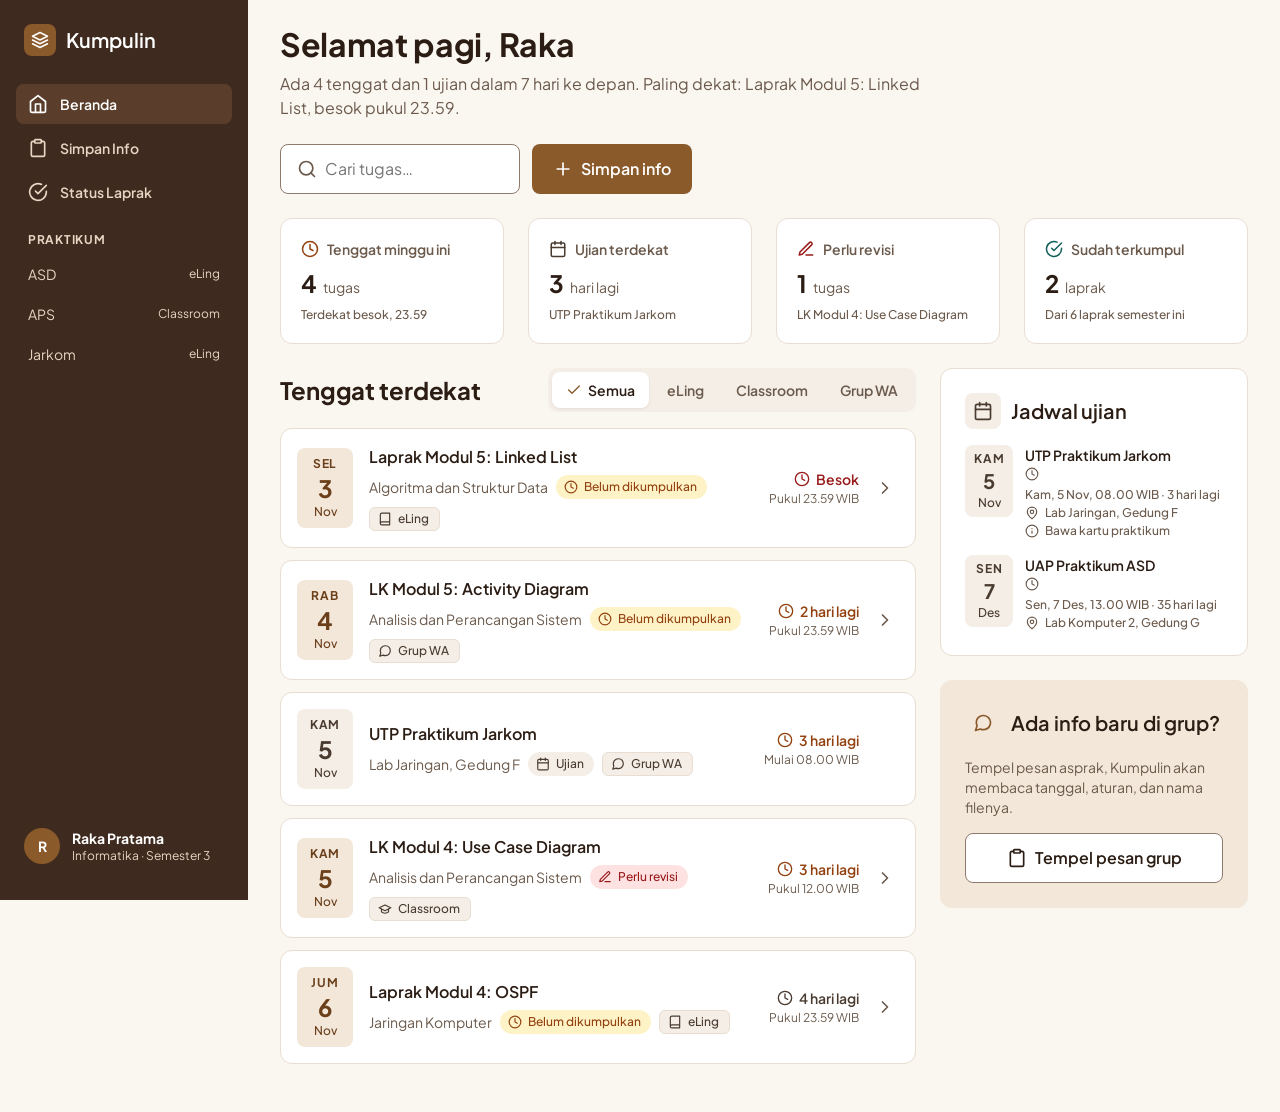
<file: index.html>
<!DOCTYPE html>
<html lang="id">
<head>
  <meta charset="utf-8">
  <meta name="viewport" content="width=device-width, initial-scale=1">
  <meta name="description" content="Kumpulin, portal pengumpulan laprak praktikum dari satu tempat.">
  <title>Beranda · Kumpulin</title>
  <link rel="preconnect" href="https://fonts.googleapis.com">
  <link rel="preconnect" href="https://fonts.gstatic.com" crossorigin>
  <link rel="stylesheet" href="https://fonts.googleapis.com/css2?family=JetBrains+Mono:wght@500&family=Plus+Jakarta+Sans:wght@400;500;600;700&display=swap">
  <link rel="stylesheet" href="assets/css/tokens.css">
  <link rel="stylesheet" href="assets/css/base.css">
  <link rel="stylesheet" href="assets/css/layout.css">
  <link rel="stylesheet" href="assets/css/components.css">
  <link rel="stylesheet" href="assets/css/pages.css">
</head>
<body>
  <a class="skip-link" href="#main">Langsung ke konten</a>
  <div class="app">
    <aside class="sidebar" id="sidebar" aria-label="Menu Kumpulin"></aside>

    <main class="content" id="main" tabindex="-1">
      <header class="page-header">
        <div class="page-header__text">
          <h1 id="greeting">Halo</h1>
          <p class="page-subtitle" id="summary"></p>
        </div>
        <div class="page-header__actions">
          <label class="search">
            <span data-icon="search"></span>
            <span class="visually-hidden">Cari tugas atau praktikum</span>
            <input type="search" id="search" placeholder="Cari tugas…" autocomplete="off">
          </label>
          <a class="btn btn--primary" href="simpan-info.html" id="save-link">
            <span data-icon="plus"></span>
            Simpan info
          </a>
        </div>
      </header>

      <section class="stats" id="stats" aria-label="Ringkasan minggu ini"></section>

      <div class="page-grid">
        <section class="stack" aria-labelledby="deadline-heading">
          <div class="section-head">
            <h2 id="deadline-heading">Tenggat terdekat</h2>
            <div class="segmented" role="group" aria-label="Filter sumber info" id="source-filter">
              <button class="segmented__option is-selected" type="button" data-source="semua" aria-pressed="true">
                <span data-icon="check" data-size="16"></span>
                Semua
              </button>
              <button class="segmented__option" type="button" data-source="eling" aria-pressed="false">
                <span data-icon="check" data-size="16"></span>
                eLing
              </button>
              <button class="segmented__option" type="button" data-source="classroom" aria-pressed="false">
                <span data-icon="check" data-size="16"></span>
                Classroom
              </button>
              <button class="segmented__option" type="button" data-source="grup" aria-pressed="false">
                <span data-icon="check" data-size="16"></span>
                Grup WA
              </button>
            </div>
          </div>
          <ul class="deadline-list" id="deadline-list" aria-live="polite"></ul>
        </section>

        <aside class="page-aside">
          <section class="card" aria-labelledby="exam-heading">
            <div class="card__title-row">
              <span class="icon-box icon-box--neutral"><span data-icon="calendar"></span></span>
              <h2 class="card__title" id="exam-heading">Jadwal ujian</h2>
            </div>
            <ul class="exam-list" id="exam-list"></ul>
          </section>

          <section class="card card--accent" aria-labelledby="group-heading">
            <div class="card__title-row">
              <span class="icon-box"><span data-icon="message"></span></span>
              <h2 class="card__title" id="group-heading">Ada info baru di grup?</h2>
            </div>
            <p class="text-small text-secondary">Tempel pesan asprak, Kumpulin akan membaca tanggal, aturan, dan nama filenya.</p>
            <a class="btn btn--secondary btn--block" href="simpan-info.html" id="group-link">
              <span data-icon="clipboard"></span>
              Tempel pesan grup
            </a>
          </section>
        </aside>
      </div>
    </main>
  </div>

  <script src="assets/js/core/data.js"></script>
  <script src="assets/js/core/store.js"></script>
  <script src="assets/js/core/format.js"></script>
  <script src="assets/js/core/icons.js"></script>
  <script src="assets/js/core/ui.js"></script>
  <script src="assets/js/pages/beranda.js"></script>
</body>
</html>
</file>
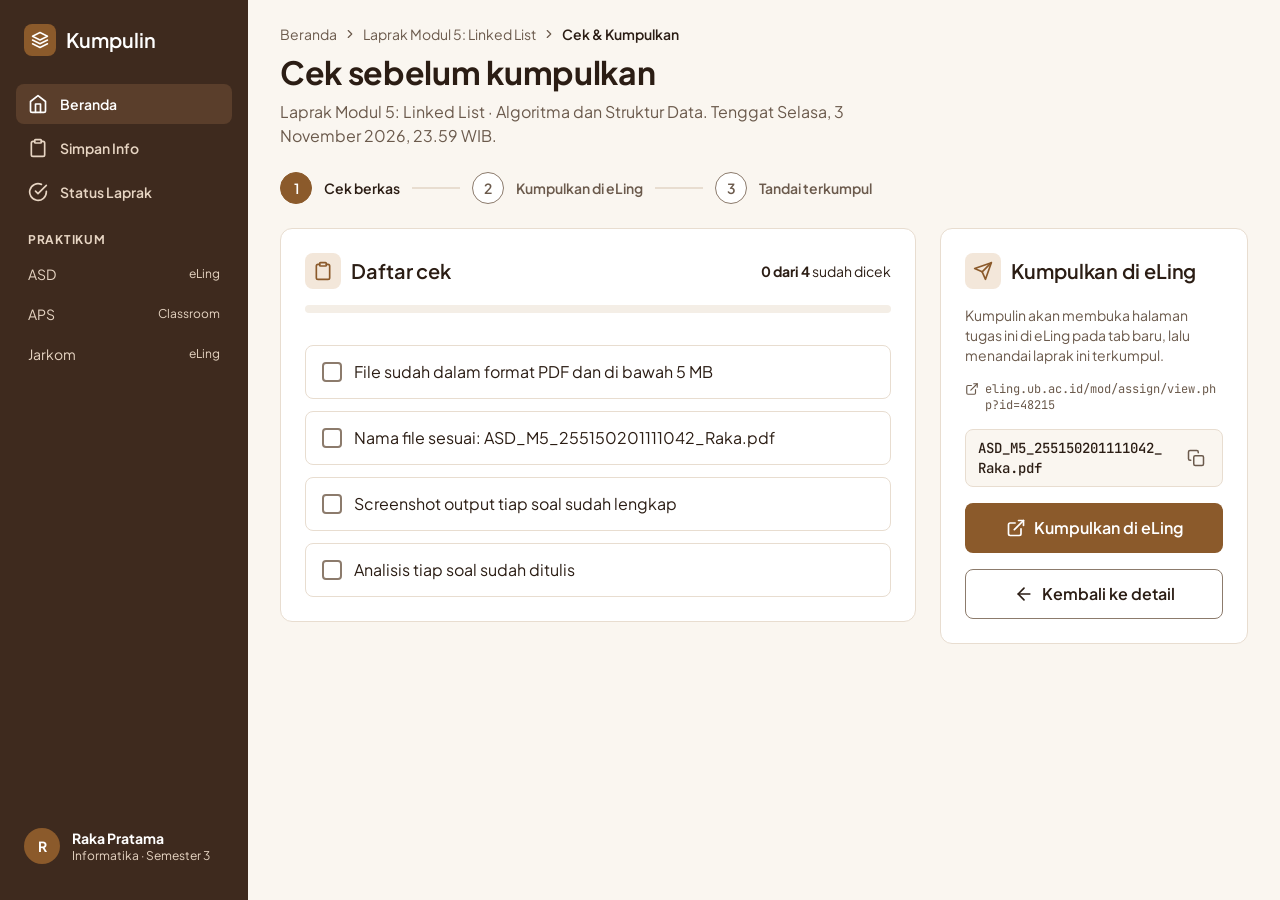
<file: cek-kumpulkan.html>
<!DOCTYPE html>
<html lang="id">
<head>
  <meta charset="utf-8">
  <meta name="viewport" content="width=device-width, initial-scale=1">
  <meta name="description" content="Cek berkas laprak sebelum dikumpulkan.">
  <title>Cek &amp; Kumpulkan · Kumpulin</title>
  <link rel="preconnect" href="https://fonts.googleapis.com">
  <link rel="preconnect" href="https://fonts.gstatic.com" crossorigin>
  <link rel="stylesheet" href="https://fonts.googleapis.com/css2?family=JetBrains+Mono:wght@500&family=Plus+Jakarta+Sans:wght@400;500;600;700&display=swap">
  <link rel="stylesheet" href="assets/css/tokens.css">
  <link rel="stylesheet" href="assets/css/base.css">
  <link rel="stylesheet" href="assets/css/layout.css">
  <link rel="stylesheet" href="assets/css/components.css">
  <link rel="stylesheet" href="assets/css/pages.css">
</head>
<body>
  <a class="skip-link" href="#main">Langsung ke konten</a>
  <div class="app">
    <aside class="sidebar" id="sidebar" aria-label="Menu Kumpulin"></aside>

    <main class="content" id="main" tabindex="-1">
      <div id="check-view">
        <header class="page-header">
          <div class="page-header__text">
            <nav aria-label="Breadcrumb">
              <ol class="breadcrumb" id="breadcrumb"></ol>
            </nav>
            <h1>Cek sebelum kumpulkan</h1>
            <p class="page-subtitle" id="check-subtitle"></p>
          </div>
        </header>

        <ol class="stepper" aria-label="Langkah pengumpulan">
          <li class="stepper__step is-current" aria-current="step">
            <span class="stepper__number">1</span>
            Cek berkas
          </li>
          <li class="stepper__step">
            <span class="stepper__line" aria-hidden="true"></span>
            <span class="stepper__number">2</span>
            <span id="step-platform">Kumpulkan</span>
          </li>
          <li class="stepper__step">
            <span class="stepper__line" aria-hidden="true"></span>
            <span class="stepper__number">3</span>
            Tandai terkumpul
          </li>
        </ol>

        <div class="page-grid">
          <section class="card" aria-labelledby="checklist-heading">
            <div class="card__head">
              <div class="card__title-row">
                <span class="icon-box"><span data-icon="clipboard"></span></span>
                <h2 class="card__title" id="checklist-heading">Daftar cek</h2>
              </div>
              <span class="text-small" id="check-count" aria-live="polite"></span>
            </div>
            <div class="progress" id="check-progress" role="progressbar" aria-label="Progres cek berkas" aria-valuemin="0">
              <div class="progress__bar" id="check-progress-bar"></div>
            </div>
            <div id="check-notice" aria-live="polite"></div>
            <ul class="checklist" id="checklist"></ul>
          </section>

          <aside class="page-aside">
            <section class="card" aria-labelledby="submit-heading">
              <div class="card__title-row">
                <span class="icon-box"><span data-icon="send"></span></span>
                <h2 class="card__title" id="submit-heading">Kumpulkan</h2>
              </div>
              <p class="text-small text-secondary" id="submit-text"></p>
              <p class="link-target" id="submit-target"></p>
              <div class="filename-box filename-box--compact">
                <code class="filename-box__name" id="file-name"></code>
                <button class="icon-button" type="button" id="copy-button" aria-label="Salin nama file">
                  <span data-icon="copy" data-size="18"></span>
                </button>
              </div>
              <button class="btn btn--primary btn--block" type="button" id="submit-button"></button>
              <a class="btn btn--secondary btn--block" id="back-button" href="index.html">
                <span data-icon="arrowLeft"></span>
                Kembali ke detail
              </a>
            </section>
          </aside>
        </div>
      </div>

      <section class="empty-state empty-state--page" id="missing-view" hidden>
        <span data-icon="alertCircle" data-size="32"></span>
        <h1 class="card__title">Laprak tidak ditemukan</h1>
        <p class="text-small">Pilih laprak dari Beranda untuk mulai cek berkas.</p>
        <a class="btn btn--primary" href="index.html">
          <span data-icon="arrowLeft"></span>
          Kembali ke Beranda
        </a>
      </section>
    </main>
  </div>

  <script src="assets/js/core/data.js"></script>
  <script src="assets/js/core/store.js"></script>
  <script src="assets/js/core/format.js"></script>
  <script src="assets/js/core/icons.js"></script>
  <script src="assets/js/core/ui.js"></script>
  <script src="assets/js/pages/cek-kumpulkan.js"></script>
</body>
</html>
</file>
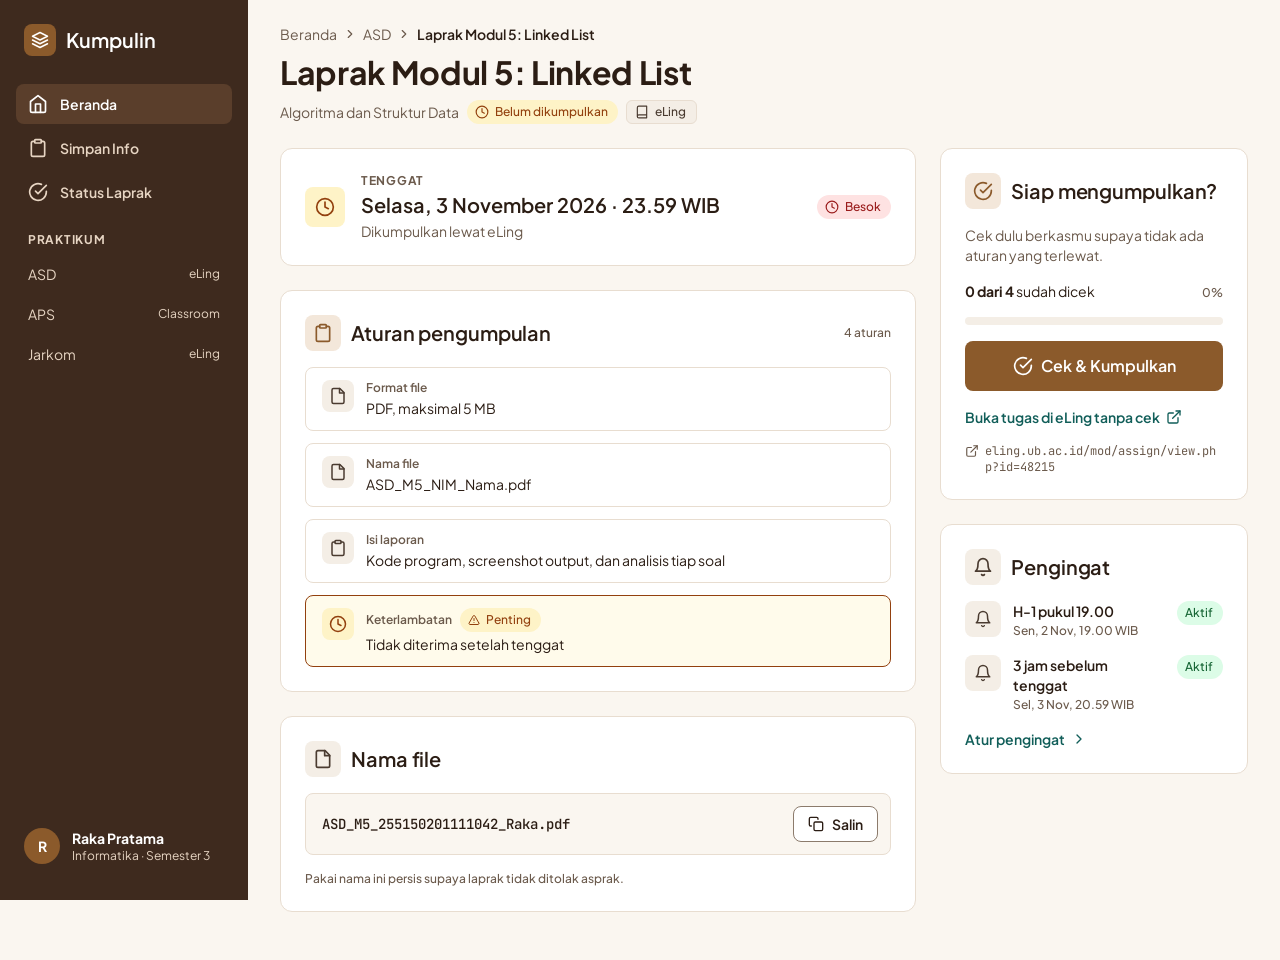
<file: detail-laprak.html>
<!DOCTYPE html>
<html lang="id">
<head>
  <meta charset="utf-8">
  <meta name="viewport" content="width=device-width, initial-scale=1">
  <meta name="description" content="Detail aturan, tenggat, dan nama file laprak.">
  <title>Detail Laprak · Kumpulin</title>
  <link rel="preconnect" href="https://fonts.googleapis.com">
  <link rel="preconnect" href="https://fonts.gstatic.com" crossorigin>
  <link rel="stylesheet" href="https://fonts.googleapis.com/css2?family=JetBrains+Mono:wght@500&family=Plus+Jakarta+Sans:wght@400;500;600;700&display=swap">
  <link rel="stylesheet" href="assets/css/tokens.css">
  <link rel="stylesheet" href="assets/css/base.css">
  <link rel="stylesheet" href="assets/css/layout.css">
  <link rel="stylesheet" href="assets/css/components.css">
  <link rel="stylesheet" href="assets/css/pages.css">
</head>
<body>
  <a class="skip-link" href="#main">Langsung ke konten</a>
  <div class="app">
    <aside class="sidebar" id="sidebar" aria-label="Menu Kumpulin"></aside>

    <main class="content" id="main" tabindex="-1">
      <div id="detail-view">
        <header class="page-header">
          <div class="page-header__text">
            <nav aria-label="Breadcrumb">
              <ol class="breadcrumb" id="breadcrumb"></ol>
            </nav>
            <h1 id="task-title">Detail laprak</h1>
            <div class="meta-row" id="task-meta"></div>
          </div>
        </header>

        <div class="page-grid">
          <div class="page-main">
            <section class="card due-card" id="due-card" aria-label="Tenggat pengumpulan"></section>

            <section class="card" aria-labelledby="rules-heading">
              <div class="card__head">
                <div class="card__title-row">
                  <span class="icon-box"><span data-icon="clipboard"></span></span>
                  <h2 class="card__title" id="rules-heading">Aturan pengumpulan</h2>
                </div>
                <span class="text-caption text-secondary" id="rules-count"></span>
              </div>
              <ul class="rule-list" id="rule-list"></ul>
              <div class="stack" id="source-note"></div>
            </section>

            <section class="card" aria-labelledby="file-heading">
              <div class="card__title-row">
                <span class="icon-box icon-box--neutral"><span data-icon="file"></span></span>
                <h2 class="card__title" id="file-heading">Nama file</h2>
              </div>
              <div class="filename-box">
                <code class="filename-box__name" id="file-name"></code>
                <button class="btn btn--secondary btn--small" type="button" id="copy-button">
                  <span data-icon="copy" data-size="16"></span>
                  <span>Salin</span>
                </button>
              </div>
              <p class="field__helper">Pakai nama ini persis supaya laprak tidak ditolak asprak.</p>
            </section>
          </div>

          <aside class="page-aside">
            <section class="card" id="action-card" aria-labelledby="action-heading"></section>

            <section class="card" aria-labelledby="reminder-heading">
              <div class="card__title-row">
                <span class="icon-box icon-box--neutral"><span data-icon="bell"></span></span>
                <h2 class="card__title" id="reminder-heading">Pengingat</h2>
              </div>
              <ul class="reminder-list" id="reminder-list"></ul>
              <a class="link-button" href="status.html#pengingat">
                Atur pengingat
                <span data-icon="chevronRight" data-size="16"></span>
              </a>
            </section>
          </aside>
        </div>
      </div>

      <section class="empty-state empty-state--page" id="missing-view" hidden>
        <span data-icon="alertCircle" data-size="32"></span>
        <h1 class="card__title">Laprak tidak ditemukan</h1>
        <p class="text-small">Tautannya mungkin salah, atau data demo baru saja diatur ulang.</p>
        <a class="btn btn--primary" href="index.html">
          <span data-icon="arrowLeft"></span>
          Kembali ke Beranda
        </a>
      </section>
    </main>
  </div>

  <script src="assets/js/core/data.js"></script>
  <script src="assets/js/core/store.js"></script>
  <script src="assets/js/core/format.js"></script>
  <script src="assets/js/core/icons.js"></script>
  <script src="assets/js/core/ui.js"></script>
  <script src="assets/js/pages/detail-laprak.js"></script>
</body>
</html>
</file>
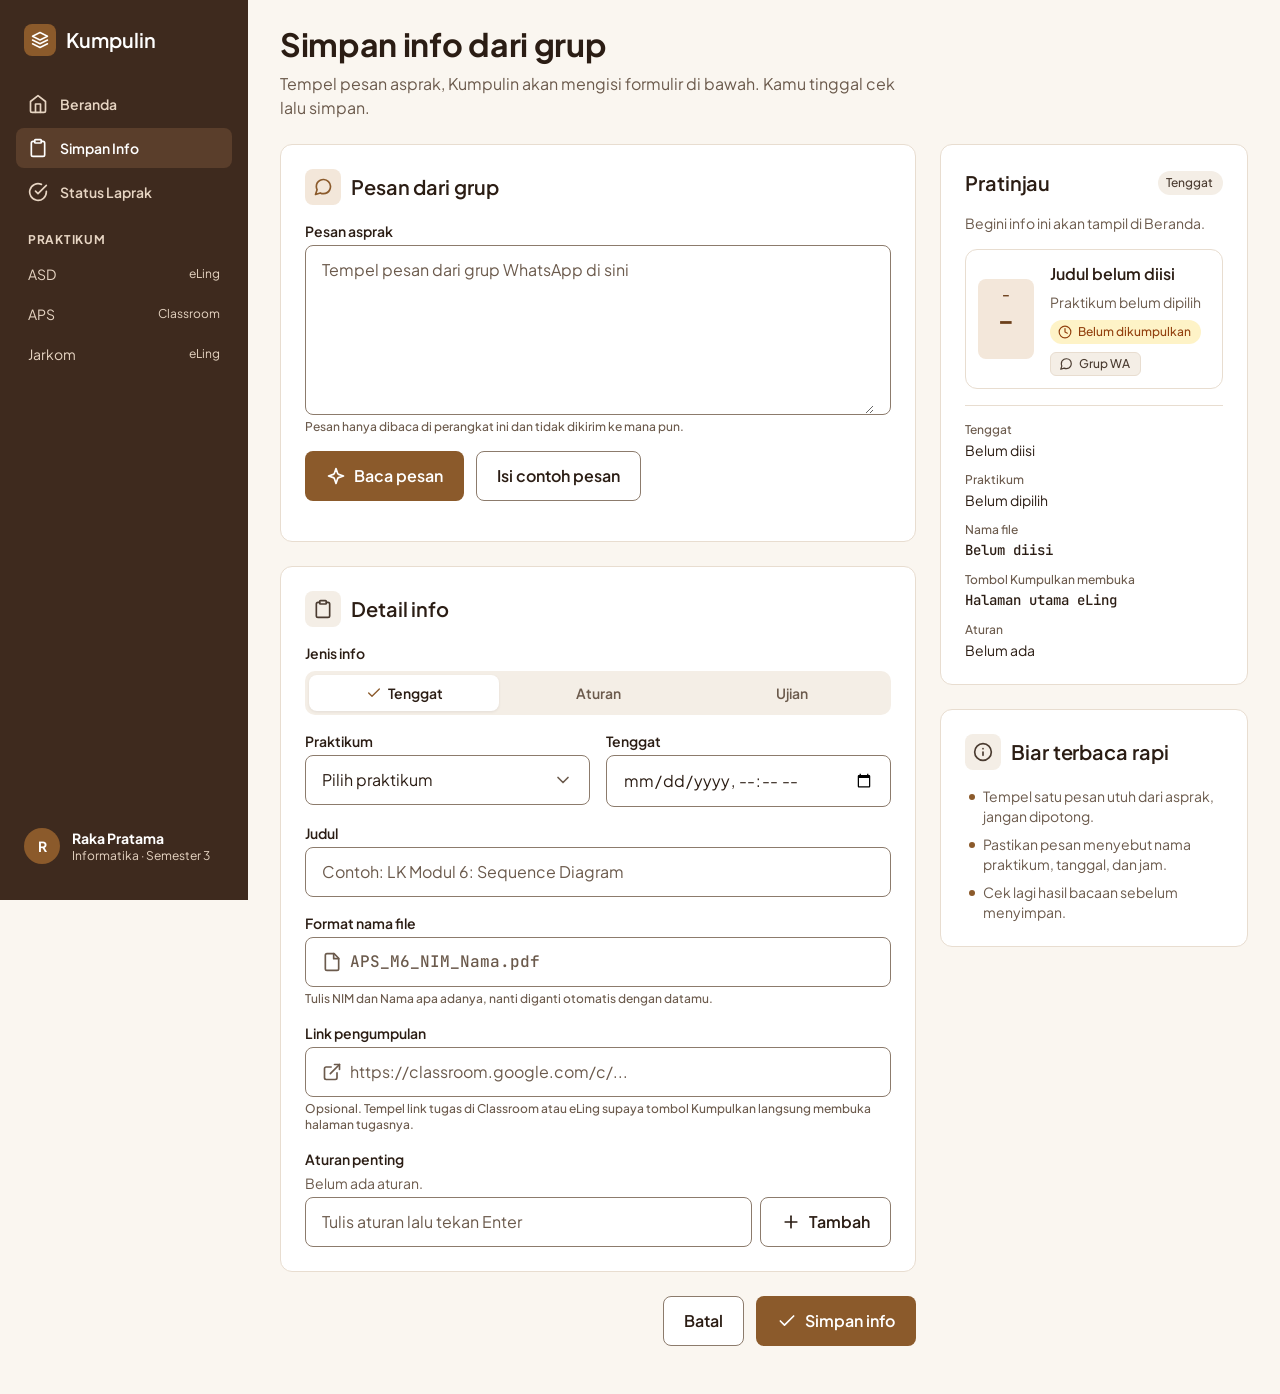
<file: simpan-info.html>
<!DOCTYPE html>
<html lang="id">
<head>
  <meta charset="utf-8">
  <meta name="viewport" content="width=device-width, initial-scale=1">
  <meta name="description" content="Simpan info tenggat, aturan, dan jadwal ujian dari pesan grup praktikum.">
  <title>Simpan Info · Kumpulin</title>
  <link rel="preconnect" href="https://fonts.googleapis.com">
  <link rel="preconnect" href="https://fonts.gstatic.com" crossorigin>
  <link rel="stylesheet" href="https://fonts.googleapis.com/css2?family=JetBrains+Mono:wght@500&family=Plus+Jakarta+Sans:wght@400;500;600;700&display=swap">
  <link rel="stylesheet" href="assets/css/tokens.css">
  <link rel="stylesheet" href="assets/css/base.css">
  <link rel="stylesheet" href="assets/css/layout.css">
  <link rel="stylesheet" href="assets/css/components.css">
  <link rel="stylesheet" href="assets/css/pages.css">
</head>
<body>
  <a class="skip-link" href="#main">Langsung ke konten</a>
  <div class="app">
    <aside class="sidebar" id="sidebar" aria-label="Menu Kumpulin"></aside>

    <main class="content" id="main" tabindex="-1">
      <header class="page-header">
        <div class="page-header__text">
          <h1>Simpan info dari grup</h1>
          <p class="page-subtitle">Tempel pesan asprak, Kumpulin akan mengisi formulir di bawah. Kamu tinggal cek lalu simpan.</p>
        </div>
      </header>

      <div class="page-grid">
        <form class="page-main" id="info-form" novalidate>
          <section class="card" aria-labelledby="message-heading">
            <div class="card__title-row">
              <span class="icon-box"><span data-icon="message"></span></span>
              <h2 class="card__title" id="message-heading">Pesan dari grup</h2>
            </div>

            <div class="field" id="field-message">
              <label class="field__label" for="message">Pesan asprak</label>
              <div class="field__control field__control--textarea">
                <textarea id="message" name="message" rows="6" placeholder="Tempel pesan dari grup WhatsApp di sini" aria-describedby="message-help message-error"></textarea>
              </div>
              <p class="field__helper" id="message-help">Pesan hanya dibaca di perangkat ini dan tidak dikirim ke mana pun.</p>
              <p class="field__error" id="message-error"></p>
            </div>

            <div class="form-actions form-actions--start">
              <button class="btn btn--primary" type="button" id="parse-button">
                <span data-icon="sparkles"></span>
                Baca pesan
              </button>
              <button class="btn btn--secondary" type="button" id="sample-button">Isi contoh pesan</button>
            </div>

            <div id="parse-result" aria-live="polite"></div>
          </section>

          <section class="card" aria-labelledby="detail-heading">
            <div class="card__title-row">
              <span class="icon-box icon-box--neutral"><span data-icon="clipboard"></span></span>
              <h2 class="card__title" id="detail-heading">Detail info</h2>
            </div>

            <fieldset class="field">
              <legend class="field__label">Jenis info</legend>
              <div class="segmented segmented--full">
                <label class="segmented__option">
                  <input class="visually-hidden" type="radio" name="type" value="tenggat" checked>
                  <span data-icon="check" data-size="16"></span>
                  Tenggat
                </label>
                <label class="segmented__option">
                  <input class="visually-hidden" type="radio" name="type" value="aturan">
                  <span data-icon="check" data-size="16"></span>
                  Aturan
                </label>
                <label class="segmented__option">
                  <input class="visually-hidden" type="radio" name="type" value="ujian">
                  <span data-icon="check" data-size="16"></span>
                  Ujian
                </label>
              </div>
            </fieldset>

            <div class="form-grid">
              <div class="field" id="field-course">
                <label class="field__label" for="course">Praktikum</label>
                <div class="field__control">
                  <select id="course" name="course" aria-describedby="course-error">
                    <option value="">Pilih praktikum</option>
                  </select>
                  <span data-icon="chevronDown"></span>
                </div>
                <p class="field__error" id="course-error"></p>
              </div>

              <div class="field" id="field-due">
                <label class="field__label" for="due" id="due-label">Tenggat</label>
                <div class="field__control">
                  <input type="datetime-local" id="due" name="due" aria-describedby="due-error">
                </div>
                <p class="field__error" id="due-error"></p>
              </div>

              <div class="field" id="field-target" hidden>
                <label class="field__label" for="target">Untuk laprak</label>
                <div class="field__control">
                  <select id="target" name="target" aria-describedby="target-error"></select>
                  <span data-icon="chevronDown"></span>
                </div>
                <p class="field__error" id="target-error"></p>
              </div>
            </div>

            <div class="field" id="field-title">
              <label class="field__label" for="title">Judul</label>
              <div class="field__control">
                <input type="text" id="title" name="title" placeholder="Contoh: LK Modul 6: Sequence Diagram" autocomplete="off" aria-describedby="title-error">
              </div>
              <p class="field__error" id="title-error"></p>
            </div>

            <div class="field" id="field-place" hidden>
              <label class="field__label" for="place">Tempat</label>
              <div class="field__control">
                <span data-icon="mapPin"></span>
                <input type="text" id="place" name="place" placeholder="Contoh: Lab Komputer 1, Gedung G" autocomplete="off">
              </div>
            </div>

            <div class="field" id="field-file">
              <label class="field__label" for="file-name">Format nama file</label>
              <div class="field__control">
                <span data-icon="file"></span>
                <input class="text-mono" type="text" id="file-name" name="fileName" placeholder="APS_M6_NIM_Nama.pdf" autocomplete="off" aria-describedby="file-help">
              </div>
              <p class="field__helper" id="file-help">Tulis NIM dan Nama apa adanya, nanti diganti otomatis dengan datamu.</p>
            </div>

            <div class="field" id="field-link">
              <label class="field__label" for="link">Link pengumpulan</label>
              <div class="field__control">
                <span data-icon="external"></span>
                <input type="url" id="link" name="link" placeholder="https://classroom.google.com/c/..." autocomplete="off" aria-describedby="link-help link-error">
              </div>
              <p class="field__helper" id="link-help">Opsional. Tempel link tugas di Classroom atau eLing supaya tombol Kumpulkan langsung membuka halaman tugasnya.</p>
              <p class="field__error" id="link-error"></p>
            </div>

            <div class="field" id="field-rules">
              <span class="field__label" id="rules-label">Aturan penting</span>
              <ul class="chip-list" id="rule-list" aria-labelledby="rules-label"></ul>
              <div class="rule-add">
                <div class="field__control">
                  <input type="text" id="rule-input" placeholder="Tulis aturan lalu tekan Enter" autocomplete="off" aria-labelledby="rules-label" aria-describedby="rules-error">
                </div>
                <button class="btn btn--secondary" type="button" id="rule-add-button">
                  <span data-icon="plus"></span>
                  Tambah
                </button>
              </div>
              <p class="field__error" id="rules-error"></p>
            </div>
          </section>

          <div class="form-actions">
            <a class="btn btn--secondary" href="index.html" id="cancel-link">Batal</a>
            <button class="btn btn--primary" type="submit" id="save-button">
              <span data-icon="check"></span>
              Simpan info
            </button>
          </div>
        </form>

        <aside class="page-aside">
          <section class="card" aria-labelledby="preview-heading">
            <div class="card__head">
              <h2 class="card__title" id="preview-heading">Pratinjau</h2>
              <span class="badge badge--neutral" id="preview-type">Tenggat</span>
            </div>
            <p class="text-small text-secondary" id="preview-caption">Begini info ini akan tampil di Beranda.</p>
            <div class="stack" id="preview"></div>
          </section>

          <section class="card" aria-labelledby="tips-heading">
            <div class="card__title-row">
              <span class="icon-box icon-box--neutral"><span data-icon="info"></span></span>
              <h2 class="card__title" id="tips-heading">Biar terbaca rapi</h2>
            </div>
            <ul class="tip-list">
              <li>Tempel satu pesan utuh dari asprak, jangan dipotong.</li>
              <li>Pastikan pesan menyebut nama praktikum, tanggal, dan jam.</li>
              <li>Cek lagi hasil bacaan sebelum menyimpan.</li>
            </ul>
          </section>
        </aside>
      </div>
    </main>
  </div>

  <script src="assets/js/core/data.js"></script>
  <script src="assets/js/core/store.js"></script>
  <script src="assets/js/core/format.js"></script>
  <script src="assets/js/core/icons.js"></script>
  <script src="assets/js/core/ui.js"></script>
  <script src="assets/js/core/parser.js"></script>
  <script src="assets/js/pages/simpan-info.js"></script>
</body>
</html>
</file>
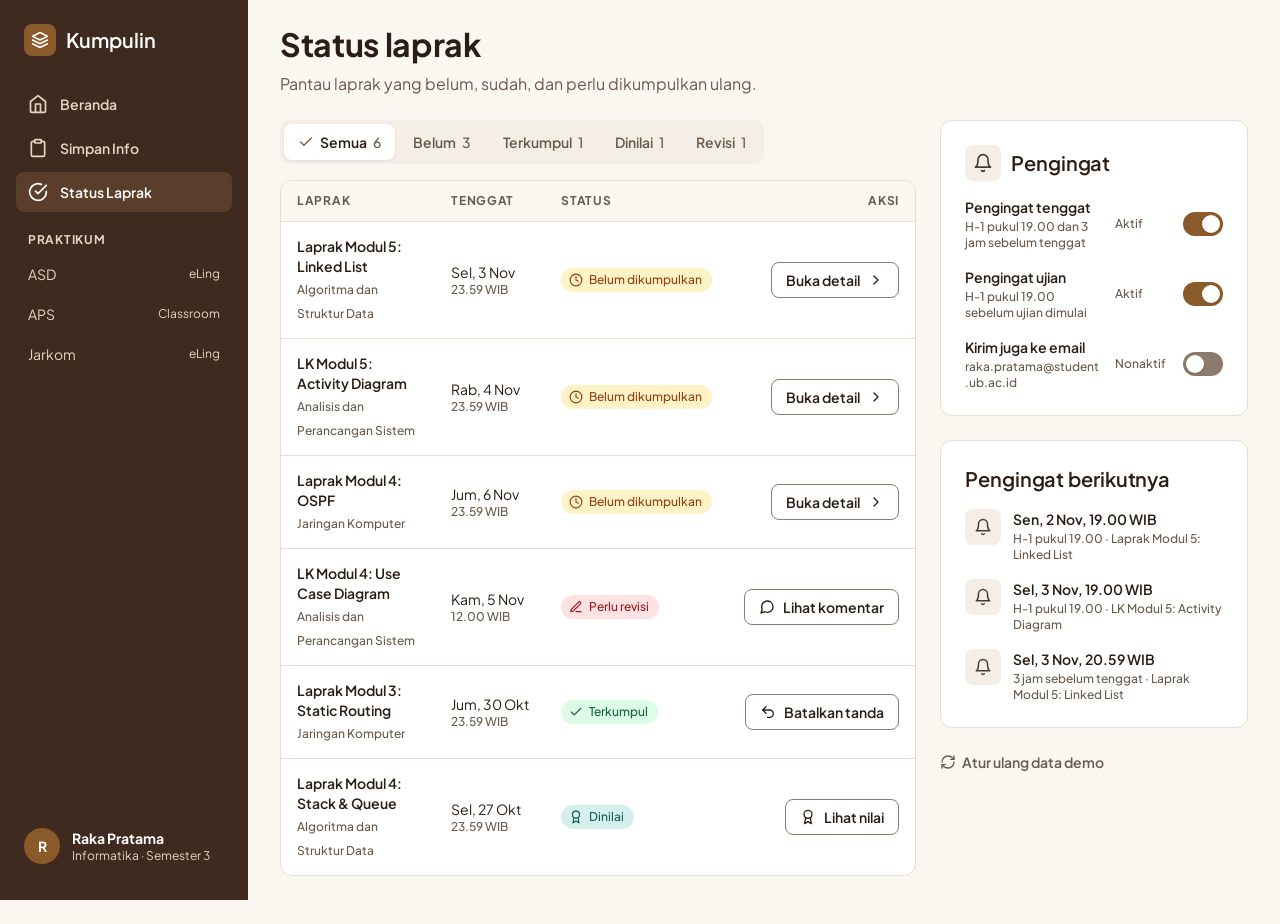
<file: status.html>
<!DOCTYPE html>
<html lang="id">
<head>
  <meta charset="utf-8">
  <meta name="viewport" content="width=device-width, initial-scale=1">
  <meta name="description" content="Pantau status pengumpulan laprak dan atur pengingat.">
  <title>Status Laprak · Kumpulin</title>
  <link rel="preconnect" href="https://fonts.googleapis.com">
  <link rel="preconnect" href="https://fonts.gstatic.com" crossorigin>
  <link rel="stylesheet" href="https://fonts.googleapis.com/css2?family=JetBrains+Mono:wght@500&family=Plus+Jakarta+Sans:wght@400;500;600;700&display=swap">
  <link rel="stylesheet" href="assets/css/tokens.css">
  <link rel="stylesheet" href="assets/css/base.css">
  <link rel="stylesheet" href="assets/css/layout.css">
  <link rel="stylesheet" href="assets/css/components.css">
  <link rel="stylesheet" href="assets/css/pages.css">
</head>
<body>
  <a class="skip-link" href="#main">Langsung ke konten</a>
  <div class="app">
    <aside class="sidebar" id="sidebar" aria-label="Menu Kumpulin"></aside>

    <main class="content" id="main" tabindex="-1">
      <header class="page-header">
        <div class="page-header__text">
          <h1>Status laprak</h1>
          <p class="page-subtitle">Pantau laprak yang belum, sudah, dan perlu dikumpulkan ulang.</p>
        </div>
      </header>

      <div class="page-grid">
        <section class="stack" aria-labelledby="table-heading">
          <div class="section-head">
            <h2 class="visually-hidden" id="table-heading">Daftar laprak</h2>
            <div class="segmented" role="group" aria-label="Filter status" id="status-filter"></div>
          </div>
          <div class="table-card">
            <table class="status-table">
              <caption class="visually-hidden">Status pengumpulan semua laprak</caption>
              <thead>
                <tr>
                  <th scope="col">Laprak</th>
                  <th scope="col">Tenggat</th>
                  <th scope="col">Status</th>
                  <th scope="col">Aksi</th>
                </tr>
              </thead>
              <tbody id="status-body"></tbody>
            </table>
          </div>
        </section>

        <aside class="page-aside">
          <section class="card" id="pengingat" aria-labelledby="reminder-heading">
            <div class="card__title-row">
              <span class="icon-box icon-box--neutral"><span data-icon="bell"></span></span>
              <h2 class="card__title" id="reminder-heading">Pengingat</h2>
            </div>
            <div class="setting-list" id="reminder-settings"></div>
          </section>

          <section class="card" aria-labelledby="next-heading">
            <h2 class="card__title" id="next-heading">Pengingat berikutnya</h2>
            <ul class="reminder-list" id="next-reminders"></ul>
          </section>

          <button class="link-button link-button--muted" type="button" id="reset-demo">
            <span data-icon="refresh" data-size="16"></span>
            Atur ulang data demo
          </button>
        </aside>
      </div>
    </main>
  </div>

  <script src="assets/js/core/data.js"></script>
  <script src="assets/js/core/store.js"></script>
  <script src="assets/js/core/format.js"></script>
  <script src="assets/js/core/icons.js"></script>
  <script src="assets/js/core/ui.js"></script>
  <script src="assets/js/pages/status.js"></script>
</body>
</html>
</file>
<file: assets/css/tokens.css>
:root {
  --color-bg-canvas: #FAF6F0;
  --color-bg-surface: #FFFFFF;
  --color-bg-structural: #3E2A1E;
  --color-bg-structural-hover: #4C3525;
  --color-bg-structural-active: #5A3E2B;
  --color-bg-subtle: #F4EEE6;
  --color-bg-inverse: #2B1D14;

  --color-text-primary: #2B1D14;
  --color-text-secondary: #6B5A4C;
  --color-text-on-structural: #FFFFFF;
  --color-text-on-structural-muted: #E7D5C3;
  --color-text-on-action: #FFFFFF;

  --color-action-primary: #8B5A2B;
  --color-action-primary-hover: #6B3F1A;
  --color-action-primary-pressed: #55310F;
  --color-action-primary-subtle: #F3E7DA;
  --color-action-link: #115E59;

  --color-border-input: #8C7B6C;
  --color-border-subtle: #E8DDD0;
  --color-focus-ring: #3E2A1E;

  --color-success: #15803D;
  --color-success-bg: #DCFCE7;
  --color-success-fg: #166534;
  --color-warning-bg: #FEF3C7;
  --color-warning-fg: #92400E;
  --color-warning-surface: #FFFBEB;
  --color-danger: #B91C1C;
  --color-danger-hover: #991B1B;
  --color-danger-pressed: #7F1D1D;
  --color-danger-bg: #FEE2E2;
  --color-danger-fg: #991B1B;
  --color-info-bg: #D5F0EC;
  --color-info-fg: #115E59;
  --color-neutral-fg: #4A3B30;

  --font-sans: "Plus Jakarta Sans", system-ui, -apple-system, "Segoe UI", Roboto, sans-serif;
  --font-mono: "JetBrains Mono", ui-monospace, Consolas, monospace;

  --text-h1: 2rem;
  --leading-h1: 2.5rem;
  --text-h2: 1.5rem;
  --leading-h2: 2rem;
  --text-h3: 1.25rem;
  --leading-h3: 1.75rem;
  --text-body: 1rem;
  --leading-body: 1.5rem;
  --text-small: 0.875rem;
  --leading-small: 1.25rem;
  --text-caption: 0.75rem;
  --leading-caption: 1rem;

  --space-xs: 0.25rem;
  --space-sm: 0.5rem;
  --space-md: 1rem;
  --space-lg: 1.5rem;
  --space-xl: 2rem;
  --space-2xl: 3rem;

  --radius-sm: 4px;
  --radius-md: 8px;
  --radius-lg: 12px;
  --radius-xl: 16px;
  --radius-full: 999px;

  --shadow-raised: 0 1px 3px rgba(43, 29, 20, 0.08);
  --shadow-hover: 0 4px 12px rgba(139, 90, 43, 0.28);
  --shadow-pop: 0 8px 24px rgba(43, 29, 20, 0.2);
  --shadow-dialog: 0 20px 48px rgba(43, 29, 20, 0.24);

  --sidebar-width: 248px;
  --sidebar-rail-width: 72px;
  --content-max: 1128px;
  --control-height: 48px;

  --duration-fast: 100ms;
  --duration-base: 200ms;
  --duration-slow: 250ms;
  --ease-out: cubic-bezier(0.2, 0.8, 0.2, 1);
}
</file>
<file: assets/css/base.css>
*,
*::before,
*::after {
  box-sizing: border-box;
}

html {
  -webkit-text-size-adjust: 100%;
}

body {
  margin: 0;
  min-height: 100vh;
  background: var(--color-bg-canvas);
  color: var(--color-text-primary);
  font-family: var(--font-sans);
  font-size: var(--text-body);
  line-height: var(--leading-body);
  -webkit-font-smoothing: antialiased;
}

body.has-dialog {
  overflow: hidden;
}

[hidden] {
  display: none !important;
}

h1,
h2,
h3,
p,
ul,
ol,
dl,
dd,
figure,
blockquote {
  margin: 0;
}

fieldset {
  min-width: 0;
  margin: 0;
  padding: 0;
  border: 0;
}

legend {
  padding: 0;
}

code {
  font-family: var(--font-mono);
}

ul,
ol {
  padding: 0;
  list-style: none;
}

h1 {
  font-size: var(--text-h1);
  line-height: var(--leading-h1);
  font-weight: 700;
  letter-spacing: -0.01em;
}

h2 {
  font-size: var(--text-h2);
  line-height: var(--leading-h2);
  font-weight: 700;
  letter-spacing: -0.005em;
}

h3 {
  font-size: var(--text-h3);
  line-height: var(--leading-h3);
  font-weight: 600;
}

a {
  color: var(--color-action-link);
  text-decoration: none;
}

a:hover {
  text-decoration: underline;
}

button,
input,
select,
textarea {
  font: inherit;
  color: inherit;
}

button {
  cursor: pointer;
}

img,
svg {
  display: block;
}

:focus-visible {
  outline: 3px solid var(--color-focus-ring);
  outline-offset: 2px;
}

.visually-hidden {
  position: absolute;
  width: 1px;
  height: 1px;
  padding: 0;
  margin: -1px;
  overflow: hidden;
  clip: rect(0, 0, 0, 0);
  white-space: nowrap;
  border: 0;
}

.skip-link {
  position: absolute;
  left: var(--space-md);
  top: -100px;
  z-index: 50;
  padding: var(--space-sm) var(--space-md);
  border-radius: var(--radius-md);
  background: var(--color-bg-inverse);
  color: var(--color-text-on-structural);
}

.skip-link:focus {
  top: var(--space-md);
}

.text-secondary {
  color: var(--color-text-secondary);
}

.text-small {
  font-size: var(--text-small);
  line-height: var(--leading-small);
}

.text-caption {
  font-size: var(--text-caption);
  line-height: var(--leading-caption);
  font-weight: 500;
}

.text-mono {
  font-family: var(--font-mono);
  font-weight: 500;
}

.overline {
  font-size: var(--text-caption);
  line-height: var(--leading-caption);
  font-weight: 700;
  letter-spacing: 0.06em;
  text-transform: uppercase;
}

@media (prefers-reduced-motion: reduce) {
  *,
  *::before,
  *::after {
    animation-duration: 0.01ms !important;
    transition-duration: 0.01ms !important;
  }
}
</file>
<file: assets/css/layout.css>
.app {
  display: grid;
  grid-template-columns: var(--sidebar-width) minmax(0, 1fr);
  min-height: 100vh;
}

.sidebar {
  position: sticky;
  top: 0;
  display: flex;
  flex-direction: column;
  gap: var(--space-xs);
  height: 100vh;
  padding: var(--space-lg) var(--space-md);
  overflow-y: auto;
  background: var(--color-bg-structural);
  color: var(--color-text-on-structural);
}

.sidebar__brand {
  display: flex;
  align-items: center;
  gap: 10px;
  padding: 0 var(--space-sm) var(--space-lg);
  color: var(--color-text-on-structural);
  font-size: var(--text-h3);
  line-height: var(--leading-h3);
  font-weight: 600;
}

.sidebar__brand:hover {
  text-decoration: none;
}

.sidebar__logo {
  display: grid;
  place-items: center;
  width: 32px;
  height: 32px;
  border-radius: var(--radius-md);
  background: var(--color-action-primary);
}

.sidebar__label {
  padding: var(--space-md) 12px var(--space-sm);
  color: var(--color-text-on-structural-muted);
}

.sidebar__list {
  display: flex;
  flex-direction: column;
  gap: var(--space-xs);
}

.nav-item {
  display: flex;
  align-items: center;
  gap: 12px;
  padding: 10px 12px;
  border-radius: var(--radius-md);
  color: var(--color-text-on-structural-muted);
  font-size: var(--text-small);
  line-height: var(--leading-small);
  font-weight: 600;
  transition: background var(--duration-base) var(--ease-out), color var(--duration-base) var(--ease-out);
}

.nav-item:hover {
  background: var(--color-bg-structural-hover);
  color: var(--color-text-on-structural);
  text-decoration: none;
}

.nav-item.is-active {
  background: var(--color-bg-structural-active);
  color: var(--color-text-on-structural);
}

.nav-item:focus-visible {
  outline-color: #E7D5C3;
}

.nav-item__short {
  display: none;
}

.course-item {
  display: flex;
  align-items: center;
  justify-content: space-between;
  gap: var(--space-sm);
  padding: var(--space-sm) 12px;
  border-radius: var(--radius-md);
  color: var(--color-text-on-structural-muted);
  font-size: var(--text-small);
  line-height: var(--leading-small);
}

.course-item:hover {
  background: var(--color-bg-structural-hover);
  color: var(--color-text-on-structural);
  text-decoration: none;
}

.course-item.is-active {
  background: var(--color-bg-structural-active);
  color: var(--color-text-on-structural);
}

.course-item__platform {
  font-size: var(--text-caption);
  line-height: var(--leading-caption);
}

.sidebar__user {
  display: flex;
  align-items: center;
  gap: 12px;
  margin-top: auto;
  padding: 12px var(--space-sm);
}

.sidebar__user-text {
  display: flex;
  flex-direction: column;
  font-size: var(--text-small);
  line-height: var(--leading-small);
}

.sidebar__user-text span {
  color: var(--color-text-on-structural-muted);
  font-size: var(--text-caption);
  line-height: var(--leading-caption);
}

.content {
  width: 100%;
  max-width: calc(var(--content-max) + 2 * var(--space-xl));
  padding: var(--space-lg) var(--space-xl) var(--space-2xl);
}

.page-header {
  display: flex;
  flex-wrap: wrap;
  align-items: flex-start;
  justify-content: space-between;
  gap: var(--space-lg);
  margin-bottom: var(--space-lg);
}

.page-header__text {
  display: flex;
  flex-direction: column;
  gap: var(--space-sm);
  max-width: 640px;
}

.page-header__actions {
  display: flex;
  flex-wrap: wrap;
  align-items: center;
  gap: 12px;
}

.page-subtitle {
  color: var(--color-text-secondary);
}

.page-grid {
  display: grid;
  grid-template-columns: minmax(0, 744fr) minmax(0, 360fr);
  gap: var(--space-lg);
  align-items: start;
}

.page-main,
.page-aside {
  display: flex;
  flex-direction: column;
  gap: var(--space-lg);
  min-width: 0;
}

.section-head {
  display: flex;
  flex-wrap: wrap;
  align-items: center;
  justify-content: space-between;
  gap: var(--space-md);
}

@media (max-width: 1199px) {
  .app {
    grid-template-columns: var(--sidebar-rail-width) minmax(0, 1fr);
  }

  .sidebar {
    align-items: center;
    padding: var(--space-lg) var(--space-sm);
  }

  .sidebar__brand {
    padding: 0 0 var(--space-lg);
  }

  .sidebar__brand-name,
  .sidebar__label,
  .sidebar__courses,
  .sidebar__user-text,
  .nav-item__label {
    display: none;
  }

  .nav-item {
    justify-content: center;
    width: 48px;
    height: 48px;
    padding: 0;
  }

  .sidebar__user {
    padding: 12px 0;
  }

  .page-grid {
    grid-template-columns: minmax(0, 1fr);
  }
}

@media (max-width: 575px) {
  .app {
    grid-template-columns: minmax(0, 1fr);
  }

  .sidebar {
    position: fixed;
    inset: auto 0 0 0;
    z-index: 30;
    flex-direction: row;
    justify-content: center;
    height: auto;
    padding: var(--space-sm) var(--space-md);
    overflow: visible;
  }

  .sidebar__brand,
  .sidebar__user {
    display: none;
  }

  .sidebar__nav {
    width: 100%;
  }

  .sidebar__list {
    flex-direction: row;
    justify-content: space-around;
  }

  .nav-item {
    flex-direction: column;
    gap: 2px;
    width: auto;
    height: auto;
    padding: 6px 12px;
  }

  .nav-item__short {
    display: block;
    font-size: 11px;
    line-height: 14px;
  }

  .content {
    padding: var(--space-md) var(--space-md) 96px;
  }

  h1 {
    font-size: var(--text-h2);
    line-height: var(--leading-h2);
  }

  .page-header__actions {
    width: 100%;
  }
}
</file>
<file: assets/css/components.css>
.icon {
  flex-shrink: 0;
}

.btn {
  display: inline-flex;
  align-items: center;
  justify-content: center;
  gap: var(--space-sm);
  min-height: var(--control-height);
  padding: 12px 20px;
  border: 1px solid transparent;
  border-radius: var(--radius-md);
  font-size: var(--text-body);
  line-height: var(--leading-body);
  font-weight: 600;
  text-align: center;
  white-space: nowrap;
  transition: background var(--duration-base) var(--ease-out), box-shadow var(--duration-base) var(--ease-out), transform var(--duration-fast) var(--ease-out);
}

.btn:hover {
  text-decoration: none;
}

.btn:active {
  transform: scale(0.98);
}

.btn:disabled,
.btn[aria-disabled="true"] {
  opacity: 0.4;
  cursor: not-allowed;
  transform: none;
  box-shadow: none;
}

.btn--primary {
  background: var(--color-action-primary);
  color: var(--color-text-on-action);
}

.btn--primary:hover:not(:disabled) {
  background: var(--color-action-primary-hover);
  box-shadow: var(--shadow-hover);
}

.btn--primary:active:not(:disabled) {
  background: var(--color-action-primary-pressed);
  box-shadow: inset 0 2px 4px rgba(0, 0, 0, 0.18);
}

.btn--secondary {
  background: var(--color-bg-surface);
  border-color: var(--color-border-input);
  color: var(--color-text-primary);
}

.btn--secondary:hover:not(:disabled) {
  background: var(--color-bg-canvas);
  box-shadow: 0 4px 12px rgba(43, 29, 20, 0.12);
}

.btn--secondary:active:not(:disabled) {
  background: var(--color-bg-subtle);
}

.btn--danger {
  background: var(--color-danger);
  color: var(--color-text-on-action);
}

.btn--danger:hover:not(:disabled) {
  background: var(--color-danger-hover);
  box-shadow: 0 4px 12px rgba(185, 28, 28, 0.28);
}

.btn--danger:active:not(:disabled) {
  background: var(--color-danger-pressed);
}

.btn--small {
  min-height: 36px;
  padding: 6px 14px;
  font-size: var(--text-small);
  line-height: var(--leading-small);
}

.btn--block {
  width: 100%;
}

.btn.is-loading:disabled {
  opacity: 1;
  cursor: progress;
}

.btn.is-loading .icon {
  animation: spin 0.9s linear infinite;
}

.link-button {
  display: inline-flex;
  align-items: center;
  gap: 6px;
  padding: 0;
  border: 0;
  background: none;
  color: var(--color-action-link);
  font-size: var(--text-small);
  line-height: var(--leading-small);
  font-weight: 600;
}

.link-button:hover {
  text-decoration: underline;
}

.icon-button {
  display: inline-grid;
  place-items: center;
  width: 36px;
  height: 36px;
  border: 0;
  border-radius: var(--radius-md);
  background: transparent;
  color: var(--color-text-secondary);
}

.icon-button:hover {
  background: var(--color-bg-subtle);
  color: var(--color-text-primary);
}

.avatar {
  display: grid;
  flex-shrink: 0;
  place-items: center;
  width: 36px;
  height: 36px;
  border-radius: var(--radius-full);
  background: var(--color-action-primary);
  color: var(--color-text-on-action);
  font-size: var(--text-small);
  font-weight: 700;
}

.card__title {
  font-size: var(--text-h3);
  line-height: var(--leading-h3);
  font-weight: 600;
}

.card {
  display: flex;
  flex-direction: column;
  gap: var(--space-md);
  padding: var(--space-lg);
  border: 1px solid var(--color-border-subtle);
  border-radius: var(--radius-lg);
  background: var(--color-bg-surface);
}

.card__head {
  display: flex;
  flex-wrap: wrap;
  align-items: center;
  justify-content: space-between;
  gap: var(--space-sm);
}

.card__title-row {
  display: flex;
  align-items: center;
  gap: 10px;
}

.icon-box {
  display: grid;
  flex-shrink: 0;
  place-items: center;
  width: 36px;
  height: 36px;
  border-radius: var(--radius-md);
  background: var(--color-action-primary-subtle);
  color: var(--color-action-primary);
}

.icon-box--neutral {
  background: var(--color-bg-subtle);
  color: var(--color-neutral-fg);
}

.icon-box--warning {
  background: var(--color-warning-bg);
  color: var(--color-warning-fg);
}

.icon-box--large {
  width: 40px;
  height: 40px;
}

.badge {
  display: inline-flex;
  align-items: center;
  gap: 6px;
  padding: 4px 10px 4px 8px;
  border-radius: var(--radius-full);
  font-size: var(--text-caption);
  line-height: var(--leading-caption);
  font-weight: 500;
  white-space: nowrap;
}

.badge--warning {
  background: var(--color-warning-bg);
  color: var(--color-warning-fg);
}

.badge--info {
  background: var(--color-info-bg);
  color: var(--color-info-fg);
}

.badge--success {
  background: var(--color-success-bg);
  color: var(--color-success-fg);
}

.badge--danger {
  background: var(--color-danger-bg);
  color: var(--color-danger-fg);
}

.badge--neutral {
  background: var(--color-bg-subtle);
  color: var(--color-neutral-fg);
}

.tag {
  display: inline-flex;
  align-items: center;
  gap: 6px;
  padding: 3px 10px 3px 8px;
  border: 1px solid var(--color-border-subtle);
  border-radius: 6px;
  background: var(--color-bg-subtle);
  color: var(--color-neutral-fg);
  font-size: var(--text-caption);
  line-height: var(--leading-caption);
  font-weight: 500;
  white-space: nowrap;
}

.chip {
  display: inline-flex;
  align-items: center;
  gap: 6px;
  padding: 6px 8px 6px 12px;
  border-radius: var(--radius-full);
  background: var(--color-action-primary-subtle);
  color: var(--color-action-primary-hover);
  font-size: var(--text-small);
  line-height: var(--leading-small);
  font-weight: 600;
}

.chip__remove {
  display: grid;
  place-items: center;
  width: 22px;
  height: 22px;
  padding: 0;
  border: 0;
  border-radius: var(--radius-full);
  background: transparent;
  color: inherit;
}

.chip__remove:hover {
  background: rgba(139, 90, 43, 0.15);
}

.chip-list {
  display: flex;
  flex-wrap: wrap;
  gap: var(--space-sm);
}

.field {
  display: flex;
  flex-direction: column;
  gap: var(--space-xs);
  min-width: 0;
}

.field__label {
  font-size: var(--text-small);
  line-height: var(--leading-small);
  font-weight: 600;
}

.field__control {
  display: flex;
  align-items: center;
  gap: var(--space-sm);
  min-height: var(--control-height);
  padding: 0 16px;
  border: 1px solid var(--color-border-input);
  border-radius: var(--radius-md);
  background: var(--color-bg-surface);
  color: var(--color-text-secondary);
  transition: border-color var(--duration-base) var(--ease-out), box-shadow var(--duration-base) var(--ease-out);
}

.field__control:hover {
  border-color: var(--color-text-secondary);
}

.field__control:focus-within {
  border-color: var(--color-action-primary);
  box-shadow: 0 0 0 1px var(--color-action-primary), 0 0 0 4px var(--color-action-primary-subtle);
}

.field__control input,
.field__control select,
.field__control textarea {
  flex: 1;
  min-width: 0;
  padding: 12px 0;
  border: 0;
  outline: none;
  background: transparent;
  color: var(--color-text-primary);
}

.field__control select {
  appearance: none;
  cursor: pointer;
}

.field__control--textarea {
  align-items: stretch;
  padding: 0 16px;
}

.field__control textarea {
  min-height: 140px;
  resize: vertical;
  line-height: var(--leading-body);
}

.field__control input::placeholder,
.field__control textarea::placeholder {
  color: var(--color-text-secondary);
}

.field__helper {
  color: var(--color-text-secondary);
  font-size: var(--text-caption);
  line-height: var(--leading-caption);
  font-weight: 500;
}

.field__error {
  display: none;
  align-items: center;
  gap: var(--space-xs);
  color: var(--color-danger-fg);
  font-size: var(--text-caption);
  line-height: var(--leading-caption);
  font-weight: 500;
}

.field.is-invalid .field__control {
  border: 2px solid var(--color-danger);
  padding: 0 15px;
}

.field.is-invalid .field__control > .icon {
  color: var(--color-danger);
}

.field.is-invalid .field__error {
  display: flex;
}

.field.is-invalid .field__helper {
  display: none;
}

.search {
  display: flex;
  align-items: center;
  gap: var(--space-sm);
  width: 240px;
  min-height: var(--control-height);
  padding: 0 16px;
  border: 1px solid var(--color-border-input);
  border-radius: var(--radius-md);
  background: var(--color-bg-surface);
  color: var(--color-text-secondary);
}

.search:focus-within {
  border-color: var(--color-action-primary);
  box-shadow: 0 0 0 1px var(--color-action-primary), 0 0 0 4px var(--color-action-primary-subtle);
}

.search input {
  flex: 1;
  min-width: 0;
  padding: 12px 0;
  border: 0;
  outline: none;
  background: transparent;
  color: var(--color-text-primary);
}

.segmented {
  display: inline-flex;
  flex-wrap: wrap;
  gap: var(--space-xs);
  padding: var(--space-xs);
  border-radius: 10px;
  background: var(--color-bg-subtle);
}

.segmented--full {
  display: flex;
}

.segmented--full .segmented__option {
  flex: 1;
}

.segmented__option {
  display: inline-flex;
  align-items: center;
  justify-content: center;
  gap: 6px;
  padding: 8px 14px;
  border: 0;
  border-radius: var(--radius-md);
  background: transparent;
  color: var(--color-text-secondary);
  font-size: var(--text-small);
  line-height: var(--leading-small);
  font-weight: 600;
  white-space: nowrap;
  cursor: pointer;
  transition: background var(--duration-base) var(--ease-out), color var(--duration-base) var(--ease-out);
}

.segmented__option:hover {
  color: var(--color-text-primary);
}

.segmented__option .icon {
  display: none;
  color: var(--color-action-primary);
}

.segmented__option.is-selected,
.segmented__option:has(input:checked) {
  background: var(--color-bg-surface);
  color: var(--color-text-primary);
  box-shadow: var(--shadow-raised);
}

.segmented__option.is-selected .icon,
.segmented__option:has(input:checked) .icon {
  display: block;
}

.segmented__option:has(input:focus-visible) {
  outline: 3px solid var(--color-focus-ring);
  outline-offset: 2px;
}

.segmented__count {
  color: var(--color-text-secondary);
  font-weight: 500;
}

.stats {
  display: grid;
  grid-template-columns: repeat(4, minmax(0, 1fr));
  gap: var(--space-lg);
  margin-bottom: var(--space-lg);
}

.stat-card {
  display: flex;
  flex-direction: column;
  gap: var(--space-sm);
  padding: 20px;
  border: 1px solid var(--color-border-subtle);
  border-radius: var(--radius-lg);
  background: var(--color-bg-surface);
}

.stat-card__label {
  display: flex;
  align-items: center;
  gap: var(--space-sm);
  color: var(--color-text-secondary);
  font-size: var(--text-small);
  line-height: var(--leading-small);
  font-weight: 600;
}

.stat-card__value {
  display: flex;
  align-items: baseline;
  gap: 6px;
  font-size: var(--text-h2);
  line-height: var(--leading-h2);
  font-weight: 700;
}

.stat-card__unit {
  color: var(--color-text-secondary);
  font-size: var(--text-small);
  line-height: var(--leading-small);
  font-weight: 400;
}

.tone-warning {
  color: var(--color-warning-fg);
}

.tone-danger {
  color: var(--color-danger-fg);
}

.tone-info {
  color: var(--color-info-fg);
}

.tone-neutral {
  color: var(--color-neutral-fg);
}

.deadline-list {
  display: flex;
  flex-direction: column;
  gap: 12px;
}

.deadline-card {
  display: flex;
  align-items: center;
  gap: var(--space-md);
  padding: var(--space-md) 20px var(--space-md) var(--space-md);
  border: 1px solid var(--color-border-subtle);
  border-radius: var(--radius-lg);
  background: var(--color-bg-surface);
  color: var(--color-text-primary);
  transition: border-color var(--duration-base) var(--ease-out), box-shadow var(--duration-base) var(--ease-out), transform var(--duration-base) var(--ease-out);
}

a.deadline-card:hover {
  border-color: var(--color-border-input);
  box-shadow: 0 4px 12px rgba(43, 29, 20, 0.08);
  text-decoration: none;
  transform: translateY(-1px);
}

.date-block {
  display: flex;
  flex-direction: column;
  align-items: center;
  flex-shrink: 0;
  width: 56px;
  padding: var(--space-sm) 0;
  border-radius: var(--radius-md);
  background: var(--color-action-primary-subtle);
  color: var(--color-action-primary-hover);
}

.date-block__day {
  font-size: var(--text-caption);
  line-height: var(--leading-caption);
  font-weight: 700;
  letter-spacing: 0.06em;
}

.date-block__date {
  font-size: var(--text-h2);
  line-height: var(--leading-h2);
  font-weight: 700;
}

.date-block__month {
  font-size: var(--text-caption);
  line-height: var(--leading-caption);
  font-weight: 500;
}

.deadline-card__info {
  display: flex;
  flex: 1;
  flex-direction: column;
  gap: 6px;
  min-width: 0;
}

.deadline-card__title {
  font-weight: 600;
}

.deadline-card__meta {
  display: flex;
  flex-wrap: wrap;
  align-items: center;
  gap: var(--space-sm);
  color: var(--color-text-secondary);
  font-size: var(--text-small);
  line-height: var(--leading-small);
}

.deadline-card__due {
  display: flex;
  flex-direction: column;
  align-items: flex-end;
  gap: 2px;
  flex-shrink: 0;
}

.deadline-card__due-relative {
  display: flex;
  align-items: center;
  gap: 6px;
  font-size: var(--text-small);
  line-height: var(--leading-small);
  font-weight: 600;
}

.deadline-card__due-time {
  color: var(--color-text-secondary);
  font-size: var(--text-caption);
  line-height: var(--leading-caption);
}

.deadline-card__chevron {
  color: var(--color-text-secondary);
}

.deadline-card--static .deadline-card__chevron {
  visibility: hidden;
}

.empty-state {
  display: flex;
  flex-direction: column;
  align-items: center;
  gap: var(--space-sm);
  padding: var(--space-xl) var(--space-lg);
  border: 1px dashed var(--color-border-input);
  border-radius: var(--radius-lg);
  color: var(--color-text-secondary);
  text-align: center;
}

.list-row {
  display: flex;
  align-items: flex-start;
  gap: 12px;
}

.list-row__text {
  display: flex;
  flex-direction: column;
  gap: 2px;
  min-width: 0;
}

.list-row__title {
  font-size: var(--text-small);
  line-height: var(--leading-small);
  font-weight: 600;
}

.inline-meta {
  display: flex;
  flex-wrap: wrap;
  align-items: center;
  gap: 6px;
  color: var(--color-text-secondary);
  font-size: var(--text-caption);
  line-height: var(--leading-caption);
  font-weight: 500;
}

.breadcrumb {
  display: flex;
  flex-wrap: wrap;
  align-items: center;
  gap: 6px;
  color: var(--color-text-secondary);
  font-size: var(--text-small);
  line-height: var(--leading-small);
}

.breadcrumb a {
  color: var(--color-text-secondary);
}

.breadcrumb [aria-current="page"] {
  color: var(--color-text-primary);
  font-weight: 600;
}

.progress {
  height: 8px;
  overflow: hidden;
  border-radius: var(--radius-sm);
  background: var(--color-bg-subtle);
}

.progress__bar {
  height: 100%;
  border-radius: var(--radius-sm);
  background: var(--color-action-primary);
  transition: width var(--duration-base) var(--ease-out);
}

.banner {
  display: flex;
  align-items: flex-start;
  gap: 12px;
  padding: var(--space-md);
  border: 1px solid var(--color-warning-fg);
  border-radius: var(--radius-lg);
  background: var(--color-warning-surface);
  color: var(--color-warning-fg);
  font-size: var(--text-small);
  line-height: var(--leading-small);
}

.banner--info {
  border-color: var(--color-info-fg);
  background: var(--color-info-bg);
  color: var(--color-info-fg);
}

.banner strong {
  display: block;
}

.stepper {
  display: flex;
  flex-wrap: wrap;
  align-items: center;
  gap: 12px;
  margin-bottom: var(--space-lg);
}

.stepper__step {
  display: flex;
  align-items: center;
  gap: 12px;
  color: var(--color-text-secondary);
  font-size: var(--text-small);
  line-height: var(--leading-small);
  font-weight: 600;
}

.stepper__number {
  display: grid;
  place-items: center;
  width: 32px;
  height: 32px;
  border: 1px solid var(--color-border-input);
  border-radius: var(--radius-full);
  background: var(--color-bg-surface);
}

.stepper__step.is-current {
  color: var(--color-text-primary);
}

.stepper__step.is-current .stepper__number {
  border-color: var(--color-action-primary);
  background: var(--color-action-primary);
  color: var(--color-text-on-action);
}

.stepper__line {
  width: 48px;
  height: 2px;
  background: var(--color-border-subtle);
}

.checklist {
  display: flex;
  flex-direction: column;
  gap: 12px;
}

.check-item {
  position: relative;
  display: flex;
  align-items: center;
  gap: 12px;
  padding: 14px 16px;
  border: 1px solid var(--color-border-subtle);
  border-radius: var(--radius-md);
  background: var(--color-bg-surface);
  cursor: pointer;
  transition: background var(--duration-base) var(--ease-out), border-color var(--duration-base) var(--ease-out);
}

.check-item input {
  position: absolute;
  opacity: 0;
  pointer-events: none;
}

.check-item__box {
  display: grid;
  flex-shrink: 0;
  place-items: center;
  width: 20px;
  height: 20px;
  border: 2px solid var(--color-border-input);
  border-radius: var(--radius-sm);
  background: var(--color-bg-surface);
  color: transparent;
  transition: background var(--duration-fast) var(--ease-out), border-color var(--duration-fast) var(--ease-out);
}

.check-item__label {
  flex: 1;
}

.check-item__tag {
  display: none;
}

.check-item input:checked + .check-item__box {
  border-color: var(--color-action-primary);
  background: var(--color-action-primary);
  color: var(--color-text-on-action);
}

.check-item input:focus-visible + .check-item__box {
  outline: 3px solid var(--color-focus-ring);
  outline-offset: 2px;
}

.check-item.is-warning {
  border-color: var(--color-warning-fg);
  background: var(--color-warning-surface);
}

.check-item.is-warning .check-item__box {
  border-color: var(--color-warning-fg);
}

.check-item.is-warning .check-item__tag {
  display: inline-flex;
}

.switch {
  position: relative;
  flex-shrink: 0;
  width: 40px;
  height: 24px;
  padding: 0;
  border: 0;
  border-radius: 12px;
  background: var(--color-border-input);
  transition: background var(--duration-base) var(--ease-out);
}

.switch::after {
  content: "";
  position: absolute;
  top: 3px;
  left: 3px;
  width: 18px;
  height: 18px;
  border-radius: 50%;
  background: var(--color-bg-surface);
  box-shadow: 0 1px 2px rgba(43, 29, 20, 0.2);
  transition: transform var(--duration-base) var(--ease-out);
}

.switch[aria-checked="true"] {
  background: var(--color-action-primary);
}

.switch[aria-checked="true"]::after {
  transform: translateX(16px);
}

.setting-row {
  display: flex;
  align-items: center;
  gap: 12px;
}

.setting-row__text {
  display: flex;
  flex: 1;
  flex-direction: column;
  gap: 2px;
  min-width: 0;
}

.setting-row__state {
  width: 56px;
  font-size: var(--text-caption);
  line-height: var(--leading-caption);
  font-weight: 500;
}

.table-card {
  overflow: hidden;
  border: 1px solid var(--color-border-subtle);
  border-radius: var(--radius-lg);
  background: var(--color-bg-surface);
}

.status-table {
  width: 100%;
  border-collapse: collapse;
}

.status-table th {
  padding: 12px 16px;
  background: var(--color-bg-canvas);
  color: var(--color-text-secondary);
  font-size: var(--text-caption);
  line-height: var(--leading-caption);
  font-weight: 700;
  letter-spacing: 0.06em;
  text-align: left;
  text-transform: uppercase;
}

.status-table td {
  padding: 14px 16px;
  border-top: 1px solid var(--color-border-subtle);
  vertical-align: middle;
}

.status-table th:last-child,
.status-table td:last-child {
  text-align: right;
}

.status-table tr.is-highlighted td {
  background: var(--color-action-primary-subtle);
}

.status-table__title {
  display: block;
  font-size: var(--text-small);
  line-height: var(--leading-small);
  font-weight: 600;
}

.status-table__date {
  display: block;
  font-size: var(--text-small);
  line-height: var(--leading-small);
}

.toast-region {
  position: fixed;
  top: var(--space-lg);
  right: var(--space-lg);
  z-index: 60;
  display: flex;
  flex-direction: column;
  gap: var(--space-sm);
  width: min(520px, calc(100vw - 2 * var(--space-md)));
}

.toast {
  display: flex;
  align-items: center;
  gap: 12px;
  padding: 14px 16px;
  border-radius: var(--radius-lg);
  background: var(--color-bg-inverse);
  color: var(--color-text-on-structural);
  font-size: var(--text-small);
  line-height: var(--leading-small);
  box-shadow: var(--shadow-pop);
  opacity: 0;
  transform: translateY(-8px);
  transition: opacity var(--duration-slow) var(--ease-out), transform var(--duration-slow) var(--ease-out);
}

.toast.is-visible {
  opacity: 1;
  transform: translateY(0);
}

.toast__icon {
  color: #86EFAC;
}

.toast__message {
  flex: 1;
}

.toast__action {
  padding: 0;
  border: 0;
  background: none;
  color: var(--color-text-on-structural-muted);
  font-weight: 600;
}

.toast__action:hover {
  color: var(--color-text-on-structural);
  text-decoration: underline;
}

.toast__close {
  display: grid;
  place-items: center;
  padding: 4px;
  border: 0;
  border-radius: var(--radius-sm);
  background: none;
  color: var(--color-text-on-structural-muted);
}

.dialog-backdrop {
  position: fixed;
  inset: 0;
  z-index: 70;
  display: grid;
  place-items: center;
  padding: var(--space-md);
  background: rgba(43, 29, 20, 0.6);
  opacity: 0;
  transition: opacity var(--duration-base) var(--ease-out);
}

.dialog-backdrop.is-visible {
  opacity: 1;
}

.dialog {
  display: flex;
  flex-direction: column;
  gap: var(--space-md);
  width: min(520px, 100%);
  padding: var(--space-lg);
  border-radius: var(--radius-xl);
  background: var(--color-bg-surface);
  box-shadow: var(--shadow-dialog);
  transform: translateY(8px) scale(0.98);
  transition: transform var(--duration-base) var(--ease-out);
}

.dialog-backdrop.is-visible .dialog {
  transform: none;
}

.dialog__head {
  display: flex;
  align-items: flex-start;
  gap: var(--space-md);
}

.dialog__icon {
  display: grid;
  flex-shrink: 0;
  place-items: center;
  width: 40px;
  height: 40px;
  border-radius: var(--radius-full);
}

.dialog__icon--danger {
  background: var(--color-danger-bg);
  color: var(--color-danger);
}

.dialog__icon--primary {
  background: var(--color-warning-bg);
  color: var(--color-warning-fg);
}

.dialog__icon--info {
  background: var(--color-info-bg);
  color: var(--color-info-fg);
}

.dialog__title {
  flex: 1;
  font-size: var(--text-h3);
  line-height: var(--leading-h3);
  font-weight: 600;
}

.dialog__body {
  display: flex;
  flex-direction: column;
  gap: var(--space-sm);
  color: var(--color-text-secondary);
}

.dialog__body ul {
  padding-left: 1.2em;
  list-style: disc;
}

.dialog__footer {
  display: flex;
  flex-wrap: wrap;
  align-items: center;
  justify-content: flex-end;
  gap: 12px;
}

.dialog__hint {
  flex: 1;
  color: var(--color-text-secondary);
  white-space: nowrap;
  font-size: var(--text-caption);
  line-height: var(--leading-caption);
  font-weight: 500;
}

@keyframes spin {
  to {
    transform: rotate(360deg);
  }
}

@media (max-width: 1199px) {
  .stats {
    grid-template-columns: repeat(2, minmax(0, 1fr));
  }
}

@media (max-width: 767px) {
  .deadline-card {
    flex-wrap: wrap;
  }

  .deadline-card__info {
    flex-basis: calc(100% - 72px);
  }

  .deadline-card__due {
    flex-direction: row;
    align-items: center;
    gap: var(--space-sm);
    margin-left: 72px;
  }

  .deadline-card__chevron {
    display: none;
  }

  .status-table thead {
    display: none;
  }

  .status-table,
  .status-table tbody,
  .status-table tr,
  .status-table td {
    display: block;
    width: 100%;
  }

  .status-table tr {
    padding: var(--space-sm) 0;
    border-top: 1px solid var(--color-border-subtle);
  }

  .status-table tr:first-child {
    border-top: 0;
  }

  .status-table td {
    display: flex;
    align-items: center;
    justify-content: space-between;
    gap: var(--space-md);
    padding: 6px var(--space-md);
    border-top: 0;
  }

  .status-table td::before {
    content: attr(data-label);
    color: var(--color-text-secondary);
    font-size: var(--text-caption);
    line-height: var(--leading-caption);
    font-weight: 700;
    letter-spacing: 0.06em;
    text-transform: uppercase;
  }

  .status-table td:first-child {
    display: block;
  }

  .status-table td:first-child::before {
    content: none;
  }

  .status-table th:last-child,
  .status-table td:last-child {
    text-align: left;
  }
}

@media (max-width: 575px) {
  .stats {
    gap: 12px;
  }

  .search {
    flex: 1 1 0;
    width: auto;
    min-width: 0;
  }

  .segmented {
    flex-wrap: nowrap;
    max-width: 100%;
    overflow-x: auto;
    scrollbar-width: none;
  }

  .segmented::-webkit-scrollbar {
    display: none;
  }

  .segmented__option {
    flex-shrink: 0;
    padding: 8px 12px;
  }

  .stepper__line {
    display: none;
  }

  .stepper {
    gap: var(--space-sm) var(--space-md);
  }

  .toast-region {
    top: auto;
    right: var(--space-md);
    bottom: 88px;
  }

  .dialog__hint {
    display: none;
  }
}
</file>
<file: assets/css/pages.css>
.stack {
  display: flex;
  flex-direction: column;
  gap: var(--space-md);
  min-width: 0;
}

.meta-row {
  display: flex;
  flex-wrap: wrap;
  align-items: center;
  gap: var(--space-sm);
  color: var(--color-text-secondary);
  font-size: var(--text-small);
  line-height: var(--leading-small);
}

.stat-card__note {
  overflow: hidden;
  color: var(--color-text-secondary);
  font-size: var(--text-caption);
  line-height: var(--leading-caption);
  font-weight: 500;
  text-overflow: ellipsis;
  white-space: nowrap;
}

.date-block--exam {
  background: var(--color-bg-subtle);
  color: var(--color-neutral-fg);
}

.date-block--small {
  width: 48px;
  padding: 6px 0;
}

.date-block--small .date-block__date {
  font-size: var(--text-h3);
  line-height: var(--leading-h3);
}

.deadline-card.is-new,
.list-row.is-new {
  border-color: var(--color-action-primary);
  box-shadow: 0 0 0 3px var(--color-action-primary-subtle);
}

.list-row.is-new {
  margin: -8px;
  padding: 8px;
  border-radius: var(--radius-md);
}

.deadline-card--compact {
  padding: 12px;
}

.deadline-card--compact .deadline-card__due,
.deadline-card--compact .deadline-card__chevron {
  display: none;
}

.exam-list,
.reminder-list,
.setting-list {
  display: flex;
  flex-direction: column;
  gap: var(--space-md);
}

.card--accent {
  border-color: transparent;
  background: var(--color-action-primary-subtle);
}

.tip-list {
  display: flex;
  flex-direction: column;
  gap: var(--space-sm);
  color: var(--color-text-secondary);
  font-size: var(--text-small);
  line-height: var(--leading-small);
}

.tip-list li {
  position: relative;
  padding-left: 18px;
}

.tip-list li::before {
  content: "";
  position: absolute;
  top: 8px;
  left: 4px;
  width: 6px;
  height: 6px;
  border-radius: 50%;
  background: var(--color-action-primary);
}

.link-button--muted {
  align-self: flex-start;
  color: var(--color-text-secondary);
}

.form-grid {
  display: grid;
  grid-template-columns: repeat(2, minmax(0, 1fr));
  gap: var(--space-md);
}

.form-actions {
  display: flex;
  flex-wrap: wrap;
  justify-content: flex-end;
  gap: 12px;
}

.form-actions--start {
  justify-content: flex-start;
}

.field > legend {
  margin-bottom: var(--space-sm);
}

.segmented__option {
  position: relative;
}

.field.is-autofilled .field__label {
  display: flex;
  align-items: center;
  gap: var(--space-sm);
}

.field.is-autofilled .field__label::after {
  content: "Terbaca otomatis";
  padding: 2px 8px;
  border-radius: var(--radius-full);
  background: var(--color-info-bg);
  color: var(--color-info-fg);
  font-size: var(--text-caption);
  line-height: var(--leading-caption);
  font-weight: 500;
}

.field.is-autofilled .field__control {
  background: var(--color-bg-canvas);
}

.rule-add {
  display: flex;
  gap: var(--space-sm);
}

.rule-add .field__control {
  flex: 1;
}

.chip {
  max-width: 100%;
}

.chip__text {
  overflow-wrap: anywhere;
}

.chip-empty {
  color: var(--color-text-secondary);
  font-size: var(--text-small);
  line-height: var(--leading-small);
}

.preview-list {
  display: flex;
  flex-direction: column;
  gap: 12px;
  padding-top: var(--space-md);
  border-top: 1px solid var(--color-border-subtle);
}

.preview-list div {
  display: flex;
  flex-direction: column;
  gap: 2px;
}

.preview-list dt {
  color: var(--color-text-secondary);
  font-size: var(--text-caption);
  line-height: var(--leading-caption);
  font-weight: 500;
}

.preview-list dd {
  font-size: var(--text-small);
  line-height: var(--leading-small);
  overflow-wrap: anywhere;
}

.preview-list ul {
  padding-left: 1.1em;
  list-style: disc;
}

.due-card {
  flex-direction: row;
  align-items: center;
}

.due-card__text {
  display: flex;
  flex: 1;
  flex-direction: column;
  gap: 2px;
  min-width: 0;
}

.due-card__date {
  font-size: var(--text-h3);
  line-height: var(--leading-h3);
  font-weight: 600;
}

.rule-list {
  display: flex;
  flex-direction: column;
  gap: 12px;
}

.rule-item {
  display: flex;
  align-items: flex-start;
  gap: 12px;
  padding: 12px 16px;
  border: 1px solid var(--color-border-subtle);
  border-radius: var(--radius-md);
}

.rule-item__icon {
  display: grid;
  flex-shrink: 0;
  place-items: center;
  width: 32px;
  height: 32px;
  border-radius: var(--radius-md);
  background: var(--color-bg-subtle);
  color: var(--color-neutral-fg);
}

.rule-item__text {
  display: flex;
  flex-direction: column;
  gap: 2px;
  min-width: 0;
}

.rule-item__label {
  display: flex;
  flex-wrap: wrap;
  align-items: center;
  gap: var(--space-sm);
  color: var(--color-text-secondary);
  font-size: var(--text-caption);
  line-height: var(--leading-caption);
  font-weight: 600;
}

.rule-item__value {
  font-size: var(--text-small);
  line-height: var(--leading-small);
  overflow-wrap: anywhere;
}

.rule-item.is-important {
  border-color: var(--color-warning-fg);
  background: var(--color-warning-surface);
}

.rule-item.is-important .rule-item__icon {
  background: var(--color-warning-bg);
  color: var(--color-warning-fg);
}

.source-toggle .icon:last-child {
  transition: transform var(--duration-base) var(--ease-out);
}

.source-toggle[aria-expanded="true"] .icon:last-child {
  transform: rotate(180deg);
}

.source-note {
  display: flex;
  flex-direction: column;
  gap: 6px;
  padding: 12px 16px;
  border-left: 3px solid var(--color-action-link);
  border-radius: 0 var(--radius-md) var(--radius-md) 0;
  background: var(--color-bg-subtle);
  font-size: var(--text-small);
  line-height: var(--leading-small);
}

.source-note__meta {
  color: var(--color-text-secondary);
  font-size: var(--text-caption);
  line-height: var(--leading-caption);
  font-weight: 600;
}

.filename-box {
  display: flex;
  align-items: center;
  gap: 12px;
  padding: 12px 12px 12px 16px;
  border: 1px solid var(--color-border-subtle);
  border-radius: var(--radius-md);
  background: var(--color-bg-canvas);
}

.filename-box__name {
  flex: 1;
  min-width: 0;
  font-size: var(--text-small);
  line-height: var(--leading-small);
  font-weight: 500;
  overflow-wrap: anywhere;
}

.filename-box--compact {
  padding: 8px 8px 8px 12px;
}

.link-target {
  display: flex;
  align-items: flex-start;
  gap: 6px;
  color: var(--color-text-secondary);
  font-family: var(--font-mono);
  font-size: var(--text-caption);
  line-height: var(--leading-caption);
  overflow-wrap: anywhere;
}

.link-target .icon {
  margin-top: 1px;
}

.check-summary {
  display: flex;
  align-items: baseline;
  justify-content: space-between;
  gap: var(--space-sm);
  font-size: var(--text-small);
  line-height: var(--leading-small);
}

.check-item__label {
  overflow-wrap: anywhere;
}

.check-item.is-warning .check-item__tag {
  border-color: transparent;
  background: var(--color-warning-bg);
  color: var(--color-warning-fg);
}

.reminder-state {
  margin-left: auto;
  flex-shrink: 0;
}

.score {
  display: flex;
  align-items: baseline;
  gap: 4px;
  color: var(--color-text-primary);
  font-size: 2.5rem;
  line-height: 3rem;
  font-weight: 700;
}

.score span {
  color: var(--color-text-secondary);
  font-size: var(--text-body);
  line-height: var(--leading-body);
  font-weight: 500;
}

.cell-stack {
  display: flex;
  flex-direction: column;
}

.status-table__title {
  color: var(--color-text-primary);
}

.status-table__date {
  white-space: nowrap;
}

.setting-row__text .text-caption {
  overflow-wrap: anywhere;
}

.empty-state--page {
  max-width: 560px;
  margin: var(--space-2xl) auto;
  padding: var(--space-2xl) var(--space-lg);
}

.empty-state strong {
  color: var(--color-text-primary);
}

@media (max-width: 767px) {
  .form-grid {
    grid-template-columns: minmax(0, 1fr);
  }

  .due-card {
    flex-wrap: wrap;
  }

  .form-actions .btn {
    flex: 1;
  }
}

@media (max-width: 575px) {
  .rule-add {
    flex-direction: column;
  }

  .filename-box {
    flex-wrap: wrap;
  }

  .filename-box .btn {
    width: 100%;
  }

  .stepper__step {
    gap: var(--space-sm);
  }
}
</file>
